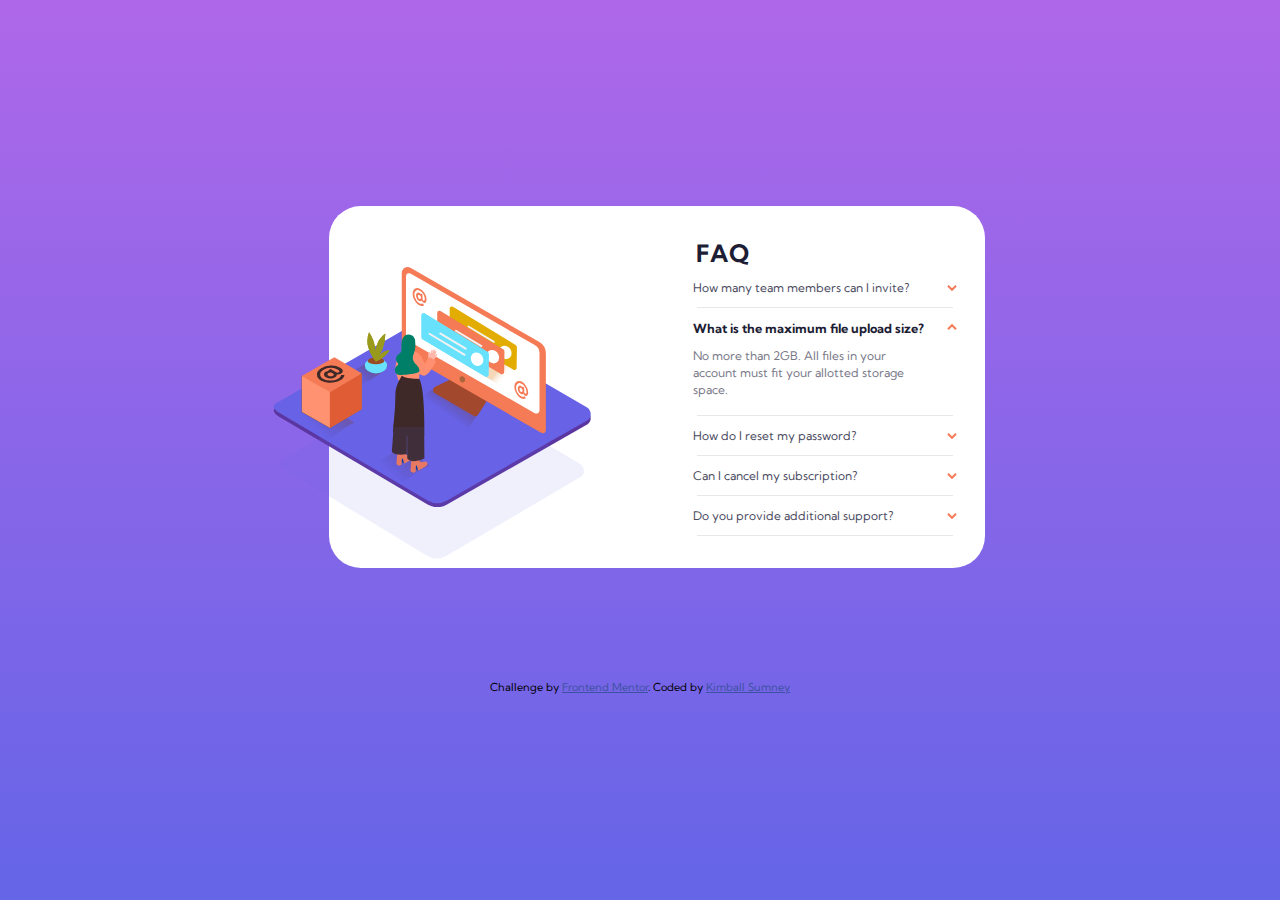
<file: index.html>
<!DOCTYPE html>
<html lang="en">
  <head>
    <meta charset="UTF-8" />
    <meta name="viewport" content="width=device-width, initial-scale=1.0" />
    <!-- displays site properly based on user's device -->

    <!-- <link rel="icon" type="image/png" sizes="32x32" href="./images/favicon-32x32.png"> -->

    <link rel="preconnect" href="https://fonts.googleapis.com" />
    <link rel="preconnect" href="https://fonts.gstatic.com" crossorigin />
    <link
      href="https://fonts.googleapis.com/css2?family=Kumbh+Sans:wght@400;700&display=swap"
      rel="stylesheet"
    />
    <link rel="stylesheet" href="./style.css" />

    <title>Frontend Mentor | FAQ Accordion Card</title>
  </head>

  <body>
    <main class="container">
      <div class="image-block">
        <picture>
          <source
            media="(min-width: 53.125rem)"
            srcset="./images/illustration-woman-online-mobile.svg"
          />
          <source
            media="(min-width: 23.475rem)"
            srcset="./images/illustration-woman-online-desktop.svg"
          />
          <img
            src="./images/illustration-woman-online-mobile.svg"
            alt="illustration of woman working"
            class="image"
          />
        </picture>

        <picture>
          <source
            media="(min-width: 53.125rem)"
            srcset="./images/bg-pattern-mobile.svg"
          />
          <source
            media="(min-width: 23.475rem)"
            srcset="./images/bg-pattern-desktop.svg"
          />
          <img
            src="./images/bg-pattern-mobile.svg"
            alt="shadow pattern"
            class="bg-image"
          />
        </picture>
      </div>

      <div class="faq">
        <h1 class="faq-header">FAQ</h1>

        <div class="faq-block">
          <details>
            <summary class="question">
              How many team members can I invite?
              <span class="arrow">
                <img
                  src="./images/icon-arrow-down.svg"
                  alt="arrow pointing down or up"
                />
              </span>
            </summary>
            <p class="answer">
              You can invite up to 2 additional users on the Free plan. There is
              no limit on team members for the Premium plan.
            </p>
          </details>
          <hr />
        </div>

        <div class="faq-block">
          <details open>
            <summary class="question">
              What is the maximum file upload size?
              <span class="arrow">
                <img
                  src="./images/icon-arrow-down.svg"
                  alt="arrow pointing down or up"
                />
              </span>
            </summary>
            <p class="answer">
              No more than 2GB. All files in your account must fit your allotted
              storage space.
            </p>
          </details>
          <hr />
        </div>

        <div class="faq-block">
          <details>
            <summary class="question">
              How do I reset my password?
              <span class="arrow">
                <img
                  src="./images/icon-arrow-down.svg"
                  alt="arrow pointing down or up"
                />
              </span>
            </summary>
            <p class="answer">
              Click “Forgot password” from the login page or “Change password”
              from your profile page. A reset link will be emailed to you.
            </p>
          </details>
          <hr />
        </div>

        <div class="faq-block">
          <details>
            <summary class="question">
              Can I cancel my subscription?
              <span class="arrow">
                <img
                  src="./images/icon-arrow-down.svg"
                  alt="arrow pointing down or up"
                />
              </span>
            </summary>
            <p class="answer">
              Yes! Send us a message and we'll process your request no questions
              asked.
            </p>
          </details>
          <hr />
        </div>

        <div class="faq-block">
          <details>
            <summary class="question">
              Do you provide additional support?
              <span class="arrow">
                <img
                  src="./images/icon-arrow-down.svg"
                  alt="arrow pointing down or up"
                />
              </span>
            </summary>
            <p class="answer">
              Chat and email support is available 24/7. Phone lines are open
              during normal business hours.
            </p>
          </details>
          <hr />
        </div>
      </div>
    </main>

    <footer>
      <div class="attribution">
        Challenge by
        <a href="https://www.frontendmentor.io?ref=challenge" target="_blank"
          >Frontend Mentor</a
        >. Coded by <a href="#">Kimball Sumney</a>
      </div>
    </footer>
  </body>
</html>
</file>
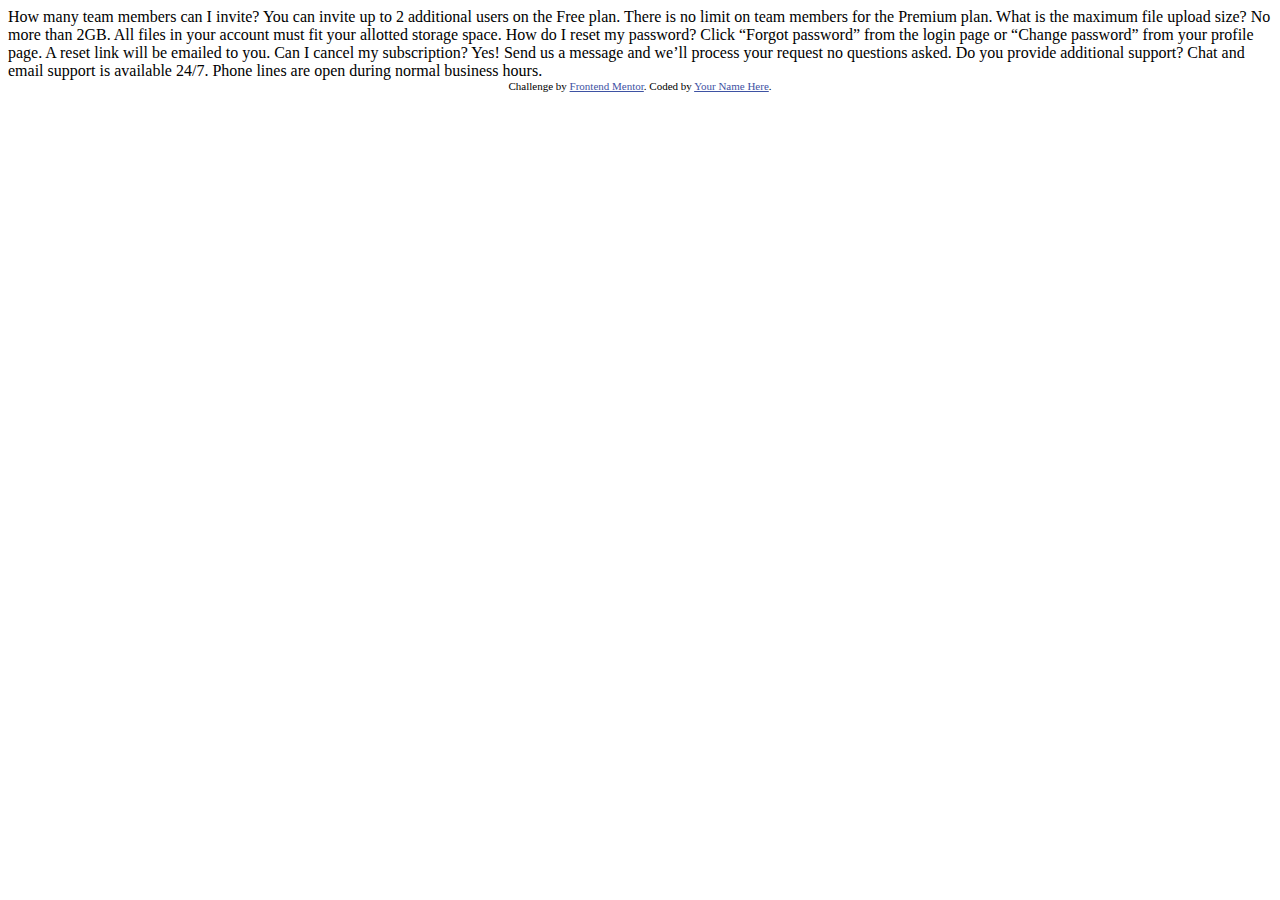
<file: faq-accordion-card-main/index.html>
<!DOCTYPE html>
<html lang="en">
<head>
  <meta charset="UTF-8">
  <meta name="viewport" content="width=device-width, initial-scale=1.0"> <!-- displays site properly based on user's device -->

  <link rel="icon" type="image/png" sizes="32x32" href="./images/favicon-32x32.png">
  
  <title>Frontend Mentor | FAQ Accordion Card</title>

  <!-- Feel free to remove these styles or customise in your own stylesheet 👍 -->
  <style>
    .attribution { font-size: 11px; text-align: center; }
    .attribution a { color: hsl(228, 45%, 44%); }
  </style>
</head>
<body>
  How many team members can I invite?
  You can invite up to 2 additional users on the Free plan. There is no limit on 
  team members for the Premium plan.

  What is the maximum file upload size?
  No more than 2GB. All files in your account must fit your allotted storage space.

  How do I reset my password?
  Click “Forgot password” from the login page or “Change password” from your profile page.
  A reset link will be emailed to you.

  Can I cancel my subscription?
  Yes! Send us a message and we’ll process your request no questions asked.

  Do you provide additional support?
  Chat and email support is available 24/7. Phone lines are open during normal business hours.

  <div class="attribution">
    Challenge by <a href="https://www.frontendmentor.io?ref=challenge" target="_blank">Frontend Mentor</a>. 
    Coded by <a href="#">Your Name Here</a>.
  </div>
</body>
</html>
</file>
<file: style.css>
:root {
  --minDesktopWidth: 53.125rem; /* DESKTOP MIN WIDTH */
  --minWidth: 23.475rem; /* MOBILE MIN WIDTH */
  /****

    COLORS
*/
  --gradient-start: hsl(273, 75%, 66%); /* soft violet */
  --gradient-end: hsl(240, 73%, 65%); /* soft blue */

  --divider: hsl(240, 5%, 91%); /* light grayish blue */

  --text-darkblue: hsl(238, 29%, 16%);
  --text-softRed: hsl(14, 88%, 65%);
  --text-veryDark: hsl(237, 12%, 33%);
  --text-dark: hsl(240, 6%, 50%);
}

* {
  margin: 0;
  padding: 0;
  box-sizing: border-box;
}

body {
  min-height: 100vh;
  display: flex;
  flex-direction: column;
  justify-content: center;
  align-items: center;
  background-image: linear-gradient(var(--gradient-start), var(--gradient-end));
  font-family: "Kumbh Sans";
}

hr {
  background-color: var(--divider, hsl(240, 5%, 91%));
  height: 1px;
  border: 0;
  margin: 0 1rem 0 1rem;
}

.container {
  min-width: var(--minWidth, 23.475rem);
  display: flex;
  flex-direction: column;
  align-items: center;
  margin: 0 1rem 7rem 1rem;
}

.image-block {
  z-index: 2;
  width: 80%;
  height: 15rem;
  position: relative;
}

.image {
  position: absolute;
  width: 80%;
  height: 80%;
  top: 50%;
  left: 50%;
  transform: translate(-50%, -50%);
}

.bg-image {
  position: absolute;
  width: 80%;
  height: 40%;
  top: 50%;
  left: 50%;
  transform: translate(-50%, 30%);
}

.faq {
  background-color: #ffffff;
  font-size: 0.75rem;
  border-radius: 2rem;
  margin: -6.5rem 1rem 0 1rem;
  padding: 8rem 01rem 4rem 01rem;
  z-index: 0;
  width: calc(var(--minWidth, 23.475rem) - 2rem);
}

.faq-header {
  text-align: center;
  color: var(--text-darkBlue, hsl(238, 29%, 16%));
  font-weight: 700;
  letter-spacing: 1px;
}

@media screen and (min-width: 850px) {
  .container {
    min-width: var(--minDesktopWidth, 53.125rem);
    flex-direction: row;
    justify-items: center;
    margin: 0rem 1rem 7rem 1rem;
  }

  .image {
    width: 100%;
    height: 100%;
  }

  .bg-image {
    width: 70%;
    height: 55%;
    transform: translate(-50%, 30%);
  }

  .faq {
    margin: 0rem 5rem 0 -20rem;
    padding: 0rem 1rem 2rem 22rem;
    width: calc(var(--minDesktopWidth, 53.125rem) - 2rem);
  }

  .faq-header {
    margin: 2rem 0rem 0rem 0.9rem;
    text-align: left;
  }
}

.faq-block {
  text-align: left;
  font-weight: 400;
  padding: 0;
}

details {
  margin: 0.75rem;
  color: var(--text-veryDark, hsl(237, 12%, 33%));
}

details summary {
  cursor: pointer;
  display: flex;
  justify-content: space-between;
  color: var(--text-veryDark, hsl(237, 12%, 33%));
  transition: margin 1s ease-out;
}

details[open] summary {
  font-size: 0.8rem;
  font-weight: 700;
  color: var(--text-darkBlue, hsl(238, 29%, 16%));
}

details[open] .arrow {
  transform: rotate(180deg);
  transition: all 0.5s;
}

details[open] > .answer {
  margin: 0.75rem 1.5rem 1rem 0;
  color: var(--text-dark, hsl(240, 6%, 50%));
  line-height: 1.4;
}

.attribution {
  font-size: 11px;
  text-align: center;
}
.attribution a {
  color: hsl(228, 45%, 44%);
}
</file>
